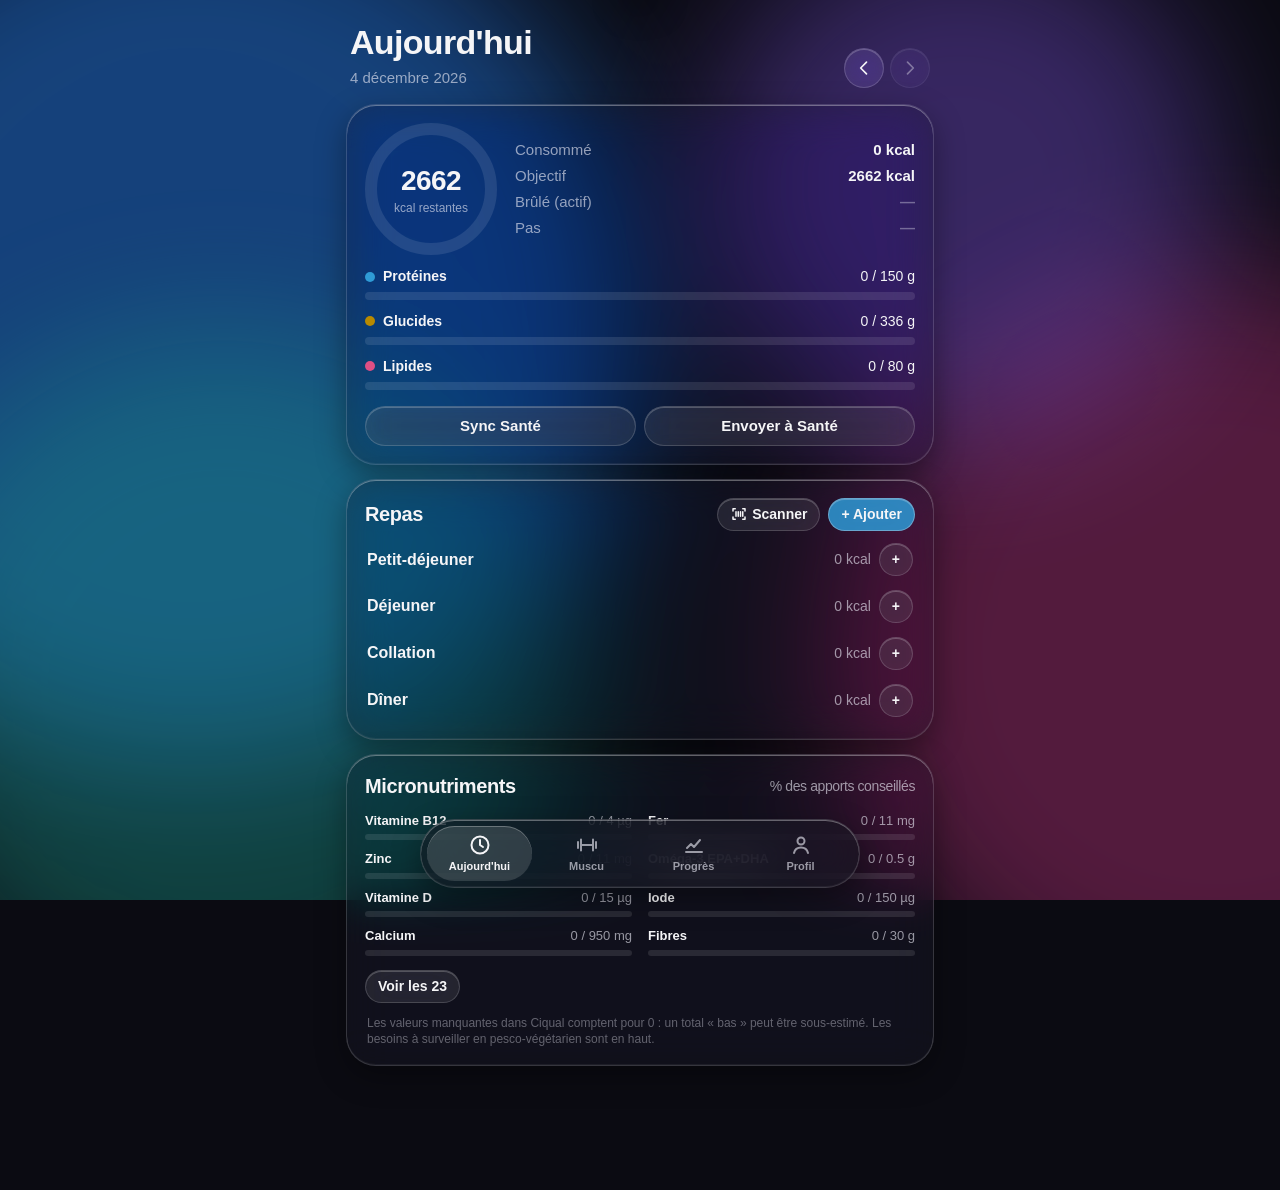
<file: docs/index.html>
<!doctype html>
<html lang="fr">
<head>
  <meta charset="utf-8">
  <meta name="viewport" content="width=device-width, initial-scale=1, viewport-fit=cover, user-scalable=no">
  <meta name="theme-color" content="#0b0b12">
  <meta name="apple-mobile-web-app-capable" content="yes">
  <meta name="mobile-web-app-capable" content="yes">
  <meta name="apple-mobile-web-app-status-bar-style" content="black-translucent">
  <meta name="apple-mobile-web-app-title" content="Forme">
  <title>Forme</title>
  <link rel="manifest" href="manifest.webmanifest">
  <link rel="apple-touch-icon" href="icons/apple-touch-icon.png">
  <link rel="icon" href="icons/icon-192.png">
  <link rel="stylesheet" href="styles.css">
</head>
<body>
  <div class="backdrop" aria-hidden="true"><i></i><i></i><i></i><i></i></div>

  <main id="view" class="view" tabindex="-1"></main>

  <nav class="tabbar glass" aria-label="Navigation">
    <button data-tab="today" aria-current="page">
      <svg viewBox="0 0 24 24"><circle cx="12" cy="12" r="8.5"/><path d="M12 7v5l3 2"/></svg>
      <span>Aujourd'hui</span>
    </button>
    <button data-tab="workout">
      <svg viewBox="0 0 24 24"><path d="M3 9v6M6 6.5v11M18 6.5v11M21 9v6M6 12h12"/></svg>
      <span>Muscu</span>
    </button>
    <button data-tab="progress">
      <svg viewBox="0 0 24 24"><path d="M4 19h16M5 15l4-4 3 3 6-7"/></svg>
      <span>Progrès</span>
    </button>
    <button data-tab="settings">
      <svg viewBox="0 0 24 24"><circle cx="12" cy="8" r="3.5"/><path d="M5 20c.8-3.6 3.6-5.5 7-5.5s6.2 1.9 7 5.5"/></svg>
      <span>Profil</span>
    </button>
  </nav>

  <div id="sheet-root"></div>
  <div id="toast" class="toast glass" role="status" aria-live="polite"></div>

  <script src="app.js" type="module"></script>
</body>
</html>
</file>
<file: docs/styles.css>
/* Forme — iOS-style "Liquid Glass" (clear, dark) */
:root {
  --bg: #0b0b12;
  --surface: #15151c;
  --ink: #f5f5f7;
  --ink-2: rgba(235, 235, 245, 0.62);
  --ink-3: rgba(235, 235, 245, 0.38);
  --line: rgba(255, 255, 255, 0.10);
  --glass: rgba(28, 28, 38, 0.38);
  --glass-strong: rgba(24, 24, 32, 0.62);
  --rim: rgba(255, 255, 255, 0.16);
  --rim-top: rgba(255, 255, 255, 0.34);
  --accent: #2f9bd6;
  --prot: #2f9bd6;
  --carb: #b88a00;
  --fat: #de4f84;
  --good: #30d158;
  --warn: #ffd60a;
  --bad: #ff453a;
  --r-xl: 30px;
  --r-lg: 22px;
  --r-md: 16px;
  --safe-b: env(safe-area-inset-bottom, 0px);
  --safe-t: env(safe-area-inset-top, 0px);
  color-scheme: dark;
}

* { box-sizing: border-box; -webkit-tap-highlight-color: transparent; }
html, body { margin: 0; height: 100%; background: var(--bg); color: var(--ink); }
body {
  font: 16px/1.35 -apple-system, BlinkMacSystemFont, "SF Pro Text", "Segoe UI", Roboto, sans-serif;
  -webkit-font-smoothing: antialiased;
  overscroll-behavior-y: none;
}
button, input, select, textarea { font: inherit; color: inherit; }
button { cursor: pointer; }
h1, h2, h3 { margin: 0; font-weight: 700; letter-spacing: -0.02em; }
.num { font-variant-numeric: tabular-nums; }

/* Colourful blurred backdrop so the glass has something to refract */
.backdrop { position: fixed; inset: 0; overflow: hidden; z-index: 0; pointer-events: none; }
.backdrop i { position: absolute; border-radius: 50%; filter: blur(70px); opacity: 0.55; }
.backdrop i:nth-child(1) { width: 70vw; height: 70vw; left: -20vw; top: -10vw; background: #1f6fd1; }
.backdrop i:nth-child(2) { width: 60vw; height: 60vw; right: -25vw; top: 30vh; background: #b8327a; opacity: .42; }
.backdrop i:nth-child(3) { width: 55vw; height: 55vw; left: -10vw; bottom: -15vh; background: #1b9a8a; opacity: .38; }
.backdrop i:nth-child(4) { width: 40vw; height: 40vw; right: 5vw; top: -8vh; background: #8a5cf6; opacity: .35; }

/* Glass material */
.glass {
  background: var(--glass);
  -webkit-backdrop-filter: blur(22px) saturate(185%);
  backdrop-filter: blur(22px) saturate(185%);
  border: 1px solid var(--rim);
  box-shadow:
    inset 0 1px 0 var(--rim-top),
    inset 0 -1px 0 rgba(255, 255, 255, 0.06),
    0 10px 30px rgba(0, 0, 0, 0.35);
}

.view {
  position: relative; z-index: 1;
  min-height: 100%;
  padding: calc(var(--safe-t) + 14px) 16px calc(var(--safe-b) + 110px);
  max-width: 620px; margin: 0 auto;
  outline: none;
}

/* Header */
.head { display: flex; align-items: flex-end; justify-content: space-between; gap: 12px; margin: 6px 4px 16px; }
.head h1 { font-size: 34px; }
.head .sub { color: var(--ink-2); font-size: 15px; margin-top: 2px; }
.daynav { display: flex; gap: 6px; }

/* Buttons */
.pill {
  border-radius: 999px; padding: 9px 16px; border: 1px solid var(--rim);
  background: rgba(255, 255, 255, 0.08); color: var(--ink);
  box-shadow: inset 0 1px 0 rgba(255, 255, 255, 0.22);
  -webkit-backdrop-filter: blur(16px) saturate(170%); backdrop-filter: blur(16px) saturate(170%);
  font-weight: 600; font-size: 15px; white-space: nowrap;
}
.pill:active { transform: scale(0.96); }
.pill.primary { background: rgba(47, 155, 214, 0.85); border-color: rgba(255, 255, 255, 0.28); }
.pill.danger { color: #ff6961; }
.pill.icon { width: 40px; height: 40px; padding: 0; display: grid; place-items: center; }
.pill.icon svg { width: 20px; height: 20px; }
.pill.small { padding: 6px 12px; font-size: 14px; }
.pill[disabled] { opacity: 0.4; }
svg { fill: none; stroke: currentColor; stroke-width: 2; stroke-linecap: round; stroke-linejoin: round; }

/* Cards */
.card { border-radius: var(--r-xl); padding: 18px; margin-bottom: 14px; }
.card h2 { font-size: 20px; margin-bottom: 12px; display: flex; align-items: center; justify-content: space-between; gap: 8px; }
.card h2 .meta { font-size: 14px; color: var(--ink-2); font-weight: 500; }
.muted { color: var(--ink-2); }
.faint { color: var(--ink-3); }
.row { display: flex; align-items: center; gap: 12px; }
.row.between { justify-content: space-between; }
.grow { flex: 1; min-width: 0; }
.stack > * + * { margin-top: 10px; }

/* Energy summary */
.energy { display: grid; grid-template-columns: 132px 1fr; gap: 18px; align-items: center; }
.ring { position: relative; width: 132px; height: 132px; }
.ring svg { width: 100%; height: 100%; transform: rotate(-90deg); }
.ring .label { position: absolute; inset: 0; display: grid; place-content: center; text-align: center; }
.ring .big { font-size: 28px; font-weight: 700; letter-spacing: -0.02em; }
.ring .small { font-size: 12px; color: var(--ink-2); }
.kv { display: grid; grid-template-columns: 1fr auto; gap: 6px 10px; font-size: 15px; }
.kv dt { color: var(--ink-2); }
.kv dd { margin: 0; text-align: right; font-weight: 600; }

/* Macro bars */
.macro { margin-top: 12px; }
.macro .top { display: flex; justify-content: space-between; font-size: 14px; margin-bottom: 6px; }
.macro .name { display: flex; align-items: center; gap: 8px; font-weight: 600; }
.dot { width: 10px; height: 10px; border-radius: 50%; flex: none; }
.bar { height: 8px; border-radius: 999px; background: rgba(255, 255, 255, 0.10); overflow: hidden; }
.bar > span { display: block; height: 100%; border-radius: 999px; }

/* Micronutrients */
.micro { display: grid; grid-template-columns: 1fr 1fr; gap: 10px 16px; }
.micro .item .top { display: flex; justify-content: space-between; font-size: 13px; margin-bottom: 5px; }
.micro .item .top b { font-weight: 600; }
.micro .bar { height: 6px; }
.flag { font-size: 11px; font-weight: 700; padding: 1px 6px; border-radius: 6px; margin-left: 6px; }
.flag.low { background: rgba(255, 214, 10, 0.18); color: var(--warn); }
.flag.ok { background: rgba(48, 209, 88, 0.16); color: var(--good); }

/* Lists */
.list { list-style: none; margin: 0; padding: 0; }
.list li { display: flex; align-items: center; gap: 12px; padding: 11px 2px; border-top: 1px solid var(--line); }
.list li:first-child { border-top: 0; }
.list .t { font-weight: 600; overflow: hidden; text-overflow: ellipsis; white-space: nowrap; }
.list .s { font-size: 13px; color: var(--ink-2); }
.list .x { color: var(--ink-3); background: none; border: 0; padding: 6px; }
.meal-head { display: flex; justify-content: space-between; align-items: center; margin: 14px 2px 4px; font-weight: 700; }
.meal-head:first-of-type { margin-top: 0; }
.meal-head .muted { font-weight: 500; font-size: 14px; }
.empty { color: var(--ink-3); font-size: 14px; padding: 6px 2px; }

/* Forms */
label.field { display: block; margin-bottom: 12px; }
label.field > span { display: block; font-size: 13px; color: var(--ink-2); margin: 0 0 6px 4px; }
.input, select.input, textarea.input {
  width: 100%; border-radius: var(--r-md); padding: 12px 14px; border: 1px solid var(--rim);
  background: rgba(255, 255, 255, 0.07); outline: none; font-size: 17px;
  box-shadow: inset 0 1px 0 rgba(255, 255, 255, 0.12);
}
.input:focus { border-color: rgba(47, 155, 214, 0.9); }
.grid2 { display: grid; grid-template-columns: 1fr 1fr; gap: 10px; }
.grid3 { display: grid; grid-template-columns: 1fr 1fr 1fr; gap: 10px; }
.seg { display: flex; padding: 3px; border-radius: 999px; background: rgba(255, 255, 255, 0.08); border: 1px solid var(--rim); }
.seg button { flex: 1; border: 0; background: none; padding: 8px 6px; border-radius: 999px; font-size: 14px; font-weight: 600; color: var(--ink-2); }
.seg button[aria-pressed="true"] { background: rgba(255, 255, 255, 0.18); color: var(--ink); box-shadow: inset 0 1px 0 rgba(255, 255, 255, 0.3); }

/* Tab bar (floating pill) */
.tabbar {
  position: fixed; z-index: 5; left: 50%; transform: translateX(-50%);
  bottom: calc(var(--safe-b) + 12px);
  display: flex; gap: 2px; padding: 6px; border-radius: 999px;
  width: min(94vw, 440px);
  background: var(--glass-strong);
}
.tabbar button {
  flex: 1; border: 0; background: none; color: var(--ink-2);
  display: grid; justify-items: center; gap: 2px; padding: 7px 4px; border-radius: 999px;
  font-size: 11px; font-weight: 600;
}
.tabbar svg { width: 24px; height: 24px; }
.tabbar button[aria-current="page"] { color: var(--ink); background: rgba(255, 255, 255, 0.14); box-shadow: inset 0 1px 0 rgba(255, 255, 255, 0.28); }

/* Bottom sheet */
.sheet-wrap { position: fixed; inset: 0; z-index: 20; background: rgba(0, 0, 0, 0.45); display: flex; align-items: flex-end; justify-content: center; animation: fade .18s ease; }
.sheet {
  width: 100%; max-width: 620px; max-height: 92vh; overflow: auto;
  border-radius: 32px 32px 0 0; padding: 10px 18px calc(var(--safe-b) + 22px);
  background: rgba(22, 22, 30, 0.72);
  animation: rise .24s cubic-bezier(.2, .9, .3, 1);
}
.sheet .grab { width: 38px; height: 5px; border-radius: 3px; background: rgba(255, 255, 255, 0.28); margin: 0 auto 12px; }
.sheet h2 { font-size: 22px; margin-bottom: 14px; }
.sheet .actions { display: flex; gap: 10px; margin-top: 16px; }
.sheet .actions .pill { flex: 1; padding: 13px; }
@keyframes rise { from { transform: translateY(40px); opacity: 0; } }
@keyframes fade { from { opacity: 0; } }

/* Search results */
.results { margin-top: 8px; }
.results li { cursor: pointer; }
.results li:active { background: rgba(255, 255, 255, 0.06); }
.tag { font-size: 11px; font-weight: 700; padding: 2px 7px; border-radius: 6px; background: rgba(255, 255, 255, 0.10); color: var(--ink-2); flex: none; }

/* Charts */
.chart { position: relative; touch-action: pan-y; }
.chart svg { width: 100%; height: auto; display: block; overflow: visible; }
.chart .grid line { stroke: rgba(255, 255, 255, 0.08); stroke-width: 1; }
.chart .axis text { fill: var(--ink-3); font-size: 11px; stroke: none; }
.chart .series { stroke: var(--accent); stroke-width: 2; fill: none; }
.chart .pt { fill: var(--accent); stroke: var(--surface); stroke-width: 2; }
.chart .cross { stroke: rgba(255, 255, 255, 0.35); stroke-width: 1; }
.tip {
  position: absolute; pointer-events: none; padding: 7px 10px; border-radius: 12px; font-size: 13px;
  background: rgba(30, 30, 40, 0.85); border: 1px solid var(--rim); white-space: nowrap;
  -webkit-backdrop-filter: blur(14px); backdrop-filter: blur(14px); transform: translate(-50%, -100%);
}
.tip b { display: block; font-size: 15px; }

/* Workout */
.ex { border-top: 1px solid var(--line); padding-top: 12px; margin-top: 12px; }
.ex:first-of-type { border-top: 0; margin-top: 0; padding-top: 0; }
.ex .name { font-weight: 700; }
.sets { display: grid; grid-template-columns: 28px 1fr 1fr 36px; gap: 8px; align-items: center; margin-top: 8px; }
.sets .n { color: var(--ink-3); font-size: 14px; text-align: center; }
.sets .input { padding: 9px 10px; font-size: 16px; text-align: center; }
.sets .x { background: none; border: 0; color: var(--ink-3); padding: 6px; display: grid; place-items: center; }
.pr { color: var(--warn); font-weight: 700; font-size: 12px; }

/* Barcode scanner */
.scanner { position: relative; border-radius: var(--r-lg); overflow: hidden; background: #000; aspect-ratio: 4 / 3; max-width: 100%; border: 1px solid var(--rim); }
.scanner video { width: 100%; height: 100%; object-fit: cover; display: block; }
.scanner .frame {
  position: absolute; left: 5%; right: 5%; top: 20%; bottom: 20%; border-radius: 18px;
  border: 2px solid rgba(255, 255, 255, 0.85); box-shadow: 0 0 0 999px rgba(0, 0, 0, 0.35);
}
.scanner .frame::after {
  content: ""; position: absolute; left: 6%; right: 6%; top: 50%; height: 2px; background: var(--fat);
  box-shadow: 0 0 12px var(--fat); animation: scanline 1.6s ease-in-out infinite alternate;
}
@keyframes scanline { from { transform: translateY(-40px); } to { transform: translateY(40px); } }
.scan-msg {
  position: absolute; left: 50%; bottom: 10px; transform: translateX(-50%); max-width: 92%; text-align: center;
  padding: 6px 12px; border-radius: 999px; font-size: 13px; font-weight: 600;
  background: rgba(20, 20, 28, 0.7); border: 1px solid var(--rim); -webkit-backdrop-filter: blur(12px); backdrop-filter: blur(12px);
}

/* Toast */
.toast {
  position: fixed; z-index: 30; left: 50%; top: calc(var(--safe-t) + 10px); transform: translate(-50%, -150%);
  padding: 10px 18px; border-radius: 999px; font-weight: 600; font-size: 15px; transition: transform .3s ease;
  max-width: 90vw; text-align: center;
}
.toast.show { transform: translate(-50%, 0); }

.help ol { padding-left: 20px; margin: 8px 0; }
.help li { margin: 6px 0; }
.help code { background: rgba(255, 255, 255, 0.1); padding: 1px 6px; border-radius: 6px; font-size: 13px; }
.sr { position: absolute; width: 1px; height: 1px; overflow: hidden; clip: rect(0 0 0 0); }

@media (prefers-reduced-motion: reduce) { * { animation: none !important; transition: none !important; } }
</file>
